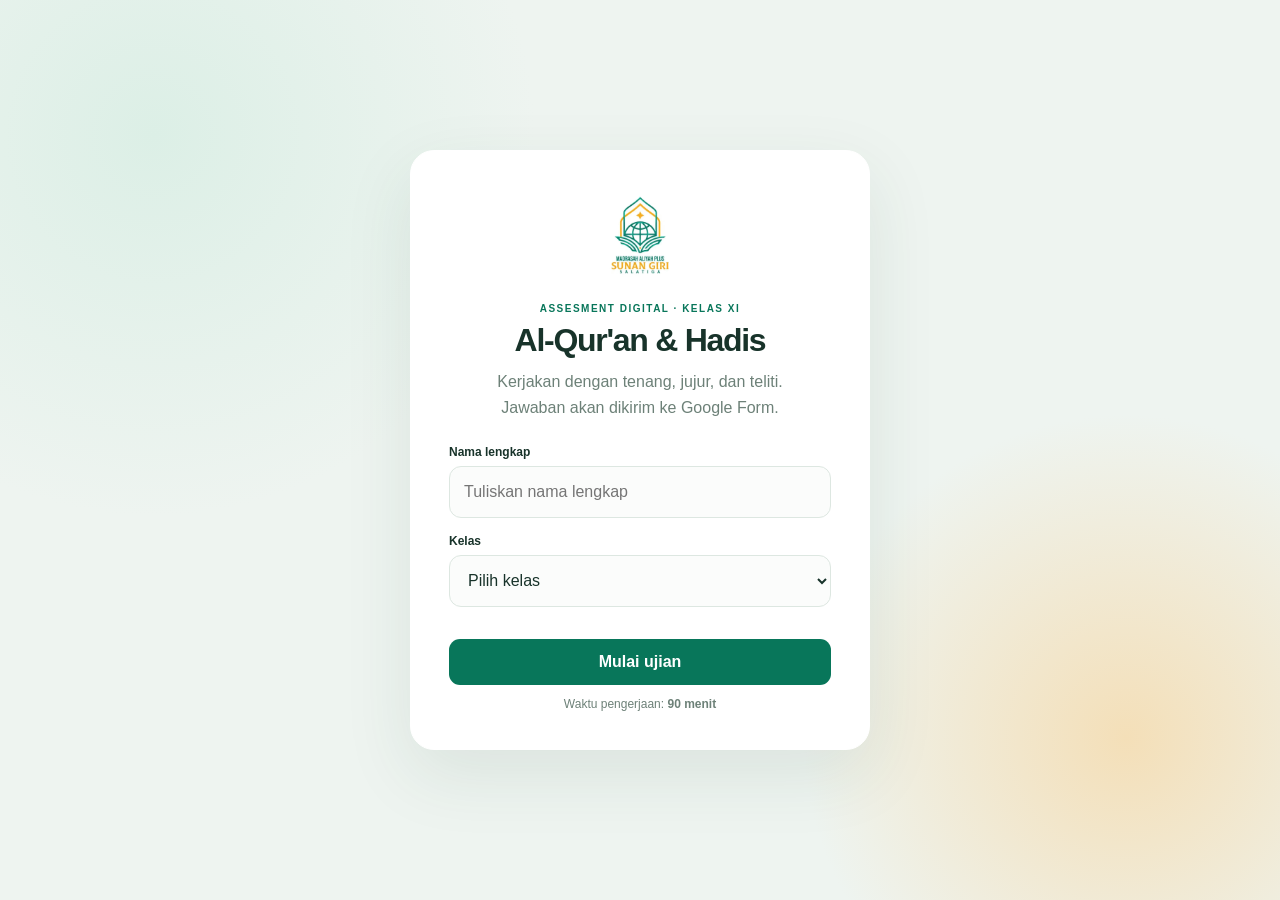
<file: assessment.html>
<!doctype html>
<html lang="id">
  <head>
    <meta charset="UTF-8" />
    <meta name="viewport" content="width=device-width, initial-scale=1.0" />
    <meta name="theme-color" content="#08765a" />
    <title>Asesmen Al-Qur'an Hadis XI</title>
    <link rel="stylesheet" href="./assessment.css" />
    <script src="./assessment.js" defer></script>
  </head>
  <body>
    <main id="start-screen" class="start-screen">
      <section class="start-card">
        <img class="school-logo" src="./assets/school-logo.png" alt="Logo Madrasah Aliyah Plus Sunan Giri" />
        <p class="eyebrow">ASSESMENT DIGITAL · KELAS XI</p>
        <h1>Al-Qur'an &amp; Hadis</h1>
        <p class="start-copy">Kerjakan dengan tenang, jujur, dan teliti. Jawaban akan dikirim ke Google Form.</p>
        <label for="participant-name">Nama lengkap</label>
        <input id="participant-name" autocomplete="name" maxlength="120" placeholder="Tuliskan nama lengkap" />
        <label for="participant-class">Kelas</label>
        <select id="participant-class">
          <option value="">Pilih kelas</option>
          <option>XI.1</option>
          <option>XI.2</option>
        </select>
        <p id="start-error" class="error" role="alert"></p>
        <button id="start-button" class="primary-button" type="button">Mulai ujian</button>
        <p class="duration-note">Waktu pengerjaan: <strong>90 menit</strong></p>
      </section>
    </main>

    <main id="exam-screen" class="exam-screen hidden">
      <header class="exam-header">
        <div class="brand">
          <img src="./assets/school-logo.png" alt="" />
          <div>
            <strong>Asesmen Al-Qur'an &amp; Hadis</strong>
            <span id="participant-summary">Peserta</span>
          </div>
        </div>
        <div class="timer" aria-label="Waktu tersisa">
          <span>SISA WAKTU</span>
          <strong id="timer">01:30:00</strong>
        </div>
      </header>

      <aside class="exam-progress">
        <p class="eyebrow">PROGRES</p>
        <div id="progress-list" class="progress-list"></div>
      </aside>

      <div id="exam-content" class="exam-content"></div>

      <footer class="exam-footer">
        <button id="save-button" class="secondary-button" type="button">Simpan progres</button>
        <button id="submit-button" class="primary-button" type="button">Kirim jawaban</button>
      </footer>
    </main>

    <dialog id="submit-dialog" class="submit-dialog">
      <form method="dialog">
        <p class="eyebrow">KONFIRMASI</p>
        <h2>Kirim semua jawaban?</h2>
        <p id="submit-summary" class="muted"></p>
        <p class="warning">Pastikan jawaban sudah diperiksa. Setelah dikirim, jawaban tidak dapat diubah.</p>
        <div class="dialog-actions">
          <button id="cancel-submit" class="secondary-button" value="cancel">Periksa lagi</button>
          <button id="confirm-submit" class="primary-button" value="confirm">Ya, kirim sekarang</button>
        </div>
      </form>
    </dialog>

    <div id="success-screen" class="success-screen hidden" role="alert">
      <section>
        <div class="success-icon">✓</div>
        <p class="eyebrow">SELESAI</p>
        <h1>Jawaban berhasil dikirim</h1>
        <p>Jawabanmu telah diteruskan ke Google Form.</p>
        <button id="back-button" class="secondary-button" type="button">Kembali</button>
      </section>
    </div>
  </body>
</html>
</file>
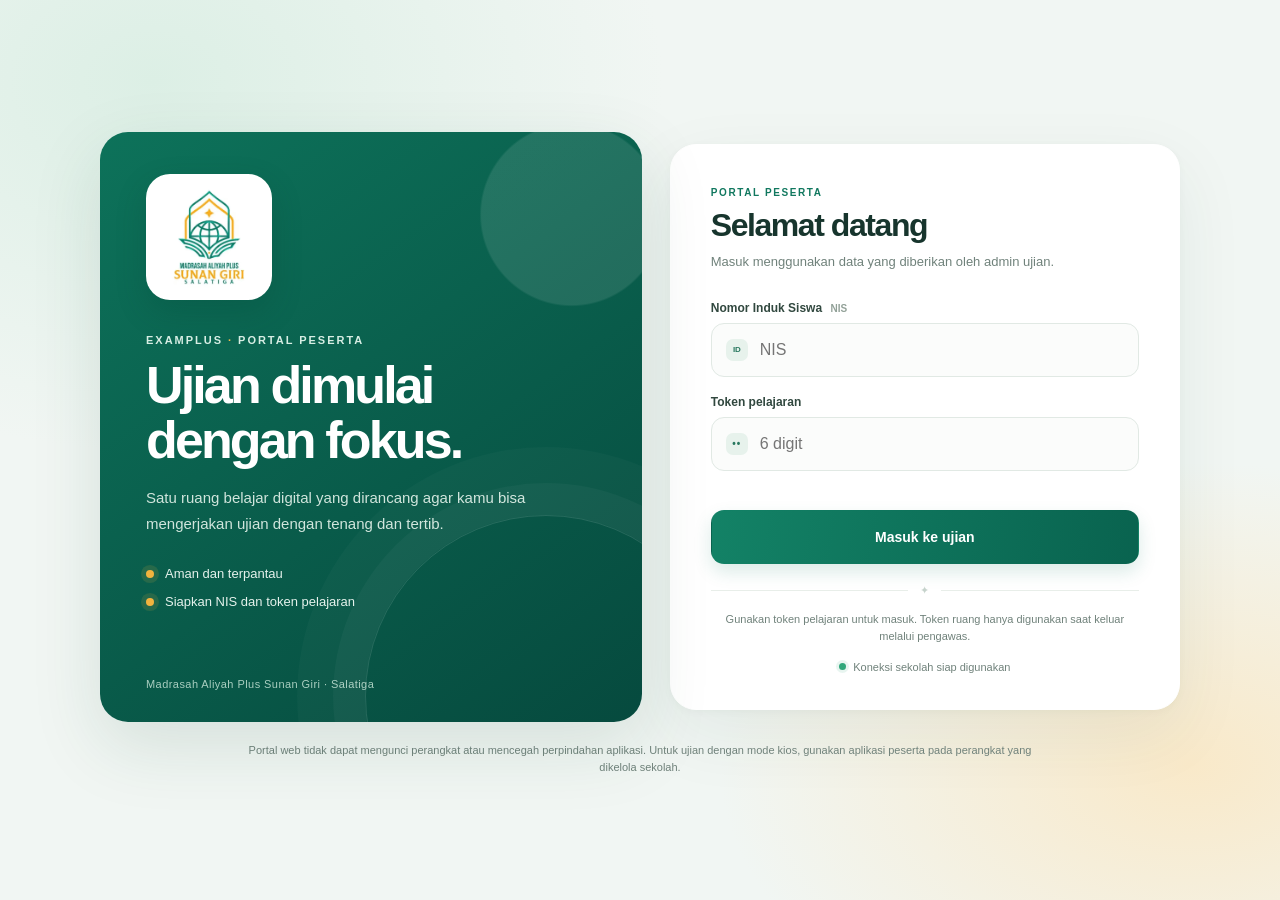
<file: student.html>
<!doctype html>
<html lang="id">
  <head>
    <meta charset="UTF-8" />
    <meta name="viewport" content="width=device-width, initial-scale=1.0" />
    <meta name="theme-color" content="#f3f5fa" />
    <meta name="description" content="Portal peserta ujian ExamPlus." />
    <title>ExamPlus | Portal Peserta</title>
    <link rel="stylesheet" href="./student.css" />
    <script src="./student.js" defer></script>
  </head>
  <body>
    <main id="login-screen" class="page-shell login-page">
      <div class="login-layout">
        <aside class="login-hero">
          <div class="hero-logo-wrap">
            <img class="school-logo" src="./assets/school-logo.png" alt="Logo Madrasah Aliyah Plus Sunan Giri Salatiga" />
          </div>
          <p class="hero-brand">EXAMPLUS <span>·</span> PORTAL PESERTA</p>
          <h2>Ujian dimulai dengan fokus.</h2>
          <p class="hero-copy">Satu ruang belajar digital yang dirancang agar kamu bisa mengerjakan ujian dengan tenang dan tertib.</p>
          <div class="hero-points" aria-label="Informasi portal">
            <span><i aria-hidden="true"></i> Aman dan terpantau</span>
            <span><i aria-hidden="true"></i> Siapkan NIS dan token pelajaran</span>
          </div>
          <div class="hero-foot">Madrasah Aliyah Plus Sunan Giri · Salatiga</div>
        </aside>

        <section class="login-card" aria-labelledby="login-title">
          <div class="mobile-school-logo">
            <img class="school-logo" src="./assets/school-logo.png" alt="Logo Madrasah Aliyah Plus Sunan Giri Salatiga" />
          </div>
          <p class="eyebrow">PORTAL PESERTA</p>
          <h1 id="login-title">Selamat datang</h1>
          <p class="muted login-intro">Masuk menggunakan data yang diberikan oleh admin ujian.</p>
          <p id="local-file-warning" class="environment-warning hidden" role="status">
            Portal dibuka langsung dari file. Jalankan melalui server lokal, misalnya
            <code>python -m http.server 8000</code>, lalu buka
            <code>http://localhost:8000/student.html</code>, atau gunakan situs GitHub Pages.
          </p>

          <form id="login-form">
            <label for="student-nis">Nomor Induk Siswa <span>NIS</span></label>
            <div class="input-wrap">
              <span class="input-icon" aria-hidden="true">ID</span>
              <input id="student-nis" name="nis" autocomplete="username" placeholder="NIS" required maxlength="80" />
            </div>
            <label for="lesson-token">Token pelajaran</label>
            <div class="input-wrap">
              <span class="input-icon token-icon" aria-hidden="true">••</span>
              <input
                id="lesson-token"
                name="participant_token"
                type="text"
                inputmode="numeric"
                autocomplete="one-time-code"
                pattern="[0-9]{6}"
                maxlength="6"
                placeholder="6 digit"
                required
              />
            </div>
            <p id="login-error" class="error-message" role="alert"></p>
            <button id="login-button" class="primary-button full-width" type="submit">
              Masuk ke ujian <span aria-hidden="true">→</span>
            </button>
          </form>

          <div class="login-divider"><span></span><i aria-hidden="true">✦</i><span></span></div>
          <p class="security-note">Gunakan token pelajaran untuk masuk. Token ruang hanya digunakan saat keluar melalui pengawas.</p>
          <p class="config-note"><span class="online-dot" aria-hidden="true"></span> Koneksi sekolah siap digunakan</p>
        </section>
      </div>
      <p class="page-footnote">Portal web tidak dapat mengunci perangkat atau mencegah perpindahan aplikasi. Untuk ujian dengan mode kios, gunakan aplikasi peserta pada perangkat yang dikelola sekolah.</p>
    </main>

    <main id="exam-screen" class="exam-screen hidden">
      <header class="exam-header">
        <div class="exam-brand"><img class="exam-logo" src="./assets/school-logo.png" alt="" /><strong>ExamPlus</strong></div>
        <div class="participant-summary">
          <strong id="participant-name">Peserta</strong>
          <span id="participant-room"></span>
        </div>
        <div class="exam-header-actions">
          <span id="connection-indicator" class="connection-indicator">Terhubung</span>
          <button id="request-exit" class="secondary-button" type="button">Keluar ujian</button>
        </div>
      </header>
      <section class="exam-notice" aria-label="Informasi pelajaran">
        <div>
          <p class="eyebrow">PELAJARAN</p>
          <h1 id="lesson-title">Pelajaran</h1>
        </div>
        <p class="web-warning">Jangan tutup atau pindah tab. Aktivitas perpindahan tab dapat tercatat sebagai pelanggaran.</p>
        <p id="participant-alert" class="participant-alert" role="status" aria-live="polite"></p>
      </section>
      <section class="form-container" aria-label="Formulir ujian">
        <iframe id="exam-form-frame" title="Formulir ujian" referrerpolicy="strict-origin-when-cross-origin"></iframe>
        <div id="form-fallback" class="form-fallback hidden">
          Formulir tidak tampil? <a id="open-form-link" href="#" target="_blank" rel="noopener noreferrer">Buka Google Forms</a>
        </div>
        <div id="exam-stop-panel" class="exam-stop-panel hidden" role="alert">
          <div class="brand-mark" aria-hidden="true">!</div>
          <h2>Akses ujian dihentikan</h2>
          <p id="exam-stop-message" class="muted"></p>
          <p class="muted">Silakan panggil pengawas untuk mendapatkan bantuan.</p>
        </div>
      </section>
    </main>

    <dialog id="exit-dialog" class="exit-dialog">
      <form id="exit-form">
        <p class="eyebrow">VERIFIKASI PENGAWAS</p>
        <h2>Keluar dari ujian</h2>
        <p class="muted">Minta token ruang kepada pengawas. Ujian hanya ditandai selesai jika token sesuai dengan ruang alokasi.</p>
        <label for="room-token">Token ruang</label>
        <input
          id="room-token"
          name="room_token"
          type="text"
          inputmode="numeric"
          autocomplete="one-time-code"
          pattern="[0-9]{6}"
          maxlength="6"
          placeholder="6 digit"
          required
        />
        <p id="exit-error" class="error-message" role="alert"></p>
        <div class="button-row">
          <button id="exit-cancel" class="secondary-button" type="button">Batal</button>
          <button id="exit-submit" class="primary-button" type="submit">Verifikasi dan keluar</button>
        </div>
      </form>
    </dialog>
  </body>
</html>
</file>
<file: assessment.css>
:root {
  --green: #08765a;
  --green-dark: #075b49;
  --cream: #f5f7f4;
  --ink: #18332a;
  --muted: #6d8178;
  --line: #dde7e1;
  font-family: Inter, "Segoe UI", sans-serif;
  color: var(--ink);
  background: var(--cream);
}

* { box-sizing: border-box; }
body { margin: 0; min-height: 100vh; background: var(--cream); }
button, input, select, textarea { font: inherit; }
.hidden { display: none !important; }

.start-screen {
  min-height: 100vh;
  display: grid;
  place-items: center;
  padding: 24px;
  background:
    radial-gradient(circle at 12% 15%, #dcefe6 0, transparent 28%),
    radial-gradient(circle at 88% 82%, #f4dfb8 0, transparent 24%),
    #eef4f0;
}
.start-card {
  width: min(460px, 100%);
  padding: 38px;
  border: 1px solid #fff;
  border-radius: 24px;
  background: #fff;
  box-shadow: 0 24px 70px #21493618;
  text-align: center;
}
.school-logo { width: 92px; height: 92px; object-fit: contain; }
.eyebrow { margin: 18px 0 8px; color: var(--green); font-size: 10px; font-weight: 800; letter-spacing: .15em; }
.start-card h1 { margin: 8px 0; font-size: 32px; letter-spacing: -.04em; }
.start-copy { margin: 10px auto 24px; max-width: 350px; color: var(--muted); line-height: 1.6; }
.start-card label { display: block; margin: 16px 0 7px; text-align: left; font-size: 12px; font-weight: 700; }
.start-card input, .start-card select {
  width: 100%;
  min-height: 52px;
  padding: 12px 14px;
  border: 1px solid var(--line);
  border-radius: 12px;
  background: #fbfcfb;
  color: var(--ink);
  outline: none;
}
.start-card input:focus, .start-card select:focus { border-color: #63a890; box-shadow: 0 0 0 4px #08765a12; }
.error { min-height: 18px; margin: 10px 0 0; color: #ad3d3d; font-size: 12px; }
.duration-note { margin: 12px 0 0; color: var(--muted); font-size: 12px; }

.primary-button, .secondary-button {
  min-height: 46px;
  border-radius: 11px;
  font-weight: 800;
  cursor: pointer;
}
.primary-button { border: 0; background: var(--green); color: #fff; }
.primary-button:hover { background: var(--green-dark); }
.primary-button:disabled { opacity: .55; cursor: wait; }
.secondary-button { border: 1px solid var(--line); background: #fff; color: var(--ink); }
.start-card .primary-button { width: 100%; margin-top: 4px; }

.exam-screen {
  display: grid;
  grid-template-columns: 220px minmax(0, 840px);
  grid-template-rows: 72px 1fr 74px;
  min-height: 100vh;
  justify-content: center;
  background: #f3f6f4;
}
.exam-header {
  position: sticky;
  z-index: 5;
  top: 0;
  grid-column: 1 / 3;
  display: flex;
  align-items: center;
  justify-content: space-between;
  padding: 10px max(24px, calc((100vw - 1060px) / 2));
  border-bottom: 1px solid var(--line);
  background: #fff;
}
.brand { display: flex; align-items: center; gap: 12px; }
.brand img { width: 44px; height: 44px; object-fit: contain; }
.brand strong, .brand span { display: block; }
.brand span { margin-top: 3px; color: var(--muted); font-size: 11px; }
.timer { text-align: right; }
.timer span { display: block; color: var(--muted); font-size: 9px; font-weight: 800; letter-spacing: .12em; }
.timer strong { display: block; margin-top: 3px; color: var(--green); font-size: 22px; font-variant-numeric: tabular-nums; }
.timer.danger strong { color: #b54747; }

.exam-progress {
  position: sticky;
  top: 72px;
  height: calc(100vh - 146px);
  align-self: start;
  overflow: auto;
  padding: 28px 18px;
  border-right: 1px solid var(--line);
}
.progress-list { display: grid; gap: 6px; }
.progress-item {
  width: 100%;
  min-height: 38px;
  padding: 8px 10px;
  border: 0;
  border-radius: 9px;
  background: transparent;
  color: var(--muted);
  text-align: left;
  font-size: 11px;
  cursor: pointer;
}
.progress-item.active { background: #e4f1eb; color: var(--green-dark); font-weight: 800; }
.progress-item.done { color: #4a695c; }

.exam-content { grid-column: 2; width: 100%; padding: 28px 32px 90px; }
.exam-section {
  margin-bottom: 16px;
  scroll-margin-top: 92px;
  padding: 28px;
  border: 1px solid var(--line);
  border-radius: 16px;
  background: #fff;
  box-shadow: 0 8px 24px #1c40300a;
}
.exam-section h2 { margin: 0 0 22px; font-size: 20px; line-height: 1.35; }
.question { padding: 18px 0 20px; border-top: 1px solid #edf1ef; }
.question:first-of-type { border-top: 0; }
.question-title { margin: 0 0 13px; font-size: 15px; line-height: 1.55; }
.question-title strong { color: var(--green); }
.option-grid { display: grid; gap: 8px; }
.option {
  display: flex;
  align-items: flex-start;
  gap: 10px;
  min-height: 44px;
  padding: 11px 12px;
  border: 1px solid var(--line);
  border-radius: 10px;
  background: #fbfcfb;
  cursor: pointer;
}
.option:hover { border-color: #98c3b1; }
.option:has(input:checked) { border-color: #69a990; background: #eef7f2; }
.option input { width: 17px; height: 17px; margin: 2px 0 0; accent-color: var(--green); }
.option span { line-height: 1.45; }
.question textarea, .question input[type="text"], .question select {
  width: 100%;
  min-height: 48px;
  padding: 11px 12px;
  border: 1px solid var(--line);
  border-radius: 10px;
  background: #fbfcfb;
  color: var(--ink);
  outline: none;
}
.question textarea { min-height: 150px; resize: vertical; line-height: 1.55; }
.question textarea:focus, .question input:focus, .question select:focus { border-color: #63a890; box-shadow: 0 0 0 4px #08765a10; }

.exam-footer {
  position: fixed;
  z-index: 4;
  right: 0;
  bottom: 0;
  left: 220px;
  display: flex;
  height: 74px;
  align-items: center;
  justify-content: flex-end;
  gap: 10px;
  padding: 12px max(24px, calc((100vw - 1060px) / 2));
  border-top: 1px solid var(--line);
  background: #ffffffed;
  backdrop-filter: blur(10px);
}
.exam-footer button { min-width: 150px; padding: 0 18px; }

.submit-dialog { width: min(460px, calc(100% - 32px)); border: 0; border-radius: 18px; box-shadow: 0 24px 80px #18332a30; }
.submit-dialog::backdrop { background: #18332a55; backdrop-filter: blur(3px); }
.submit-dialog form { padding: 28px; }
.submit-dialog h2 { margin: 0 0 10px; }
.muted { color: var(--muted); line-height: 1.55; }
.warning { padding: 11px 12px; border-radius: 9px; background: #fff4df; color: #76551d; font-size: 12px; line-height: 1.5; }
.dialog-actions { display: flex; justify-content: flex-end; gap: 8px; margin-top: 20px; }
.dialog-actions button { padding: 0 16px; }

.success-screen { position: fixed; z-index: 20; inset: 0; display: grid; place-items: center; background: #eef4f0; }
.success-screen section { width: min(440px, calc(100% - 32px)); padding: 42px; border-radius: 20px; background: #fff; text-align: center; box-shadow: 0 24px 70px #21493618; }
.success-icon { display: grid; width: 62px; height: 62px; margin: 0 auto; place-items: center; border-radius: 50%; background: #dff1e7; color: var(--green); font-size: 30px; font-weight: 900; }
.success-screen h1 { margin: 8px 0; }
.success-screen p { color: var(--muted); }
.success-screen button { margin-top: 12px; padding: 0 24px; }

@media (max-width: 760px) {
  .exam-screen { display: block; }
  .exam-header { height: 68px; padding: 8px 14px; }
  .brand strong { font-size: 13px; }
  .brand img { width: 38px; height: 38px; }
  .timer strong { font-size: 18px; }
  .exam-progress { display: none; }
  .exam-content { padding: 18px 12px 92px; }
  .exam-section { padding: 18px 14px; border-radius: 12px; }
  .exam-section h2 { font-size: 17px; }
  .exam-footer { left: 0; height: 72px; padding: 10px 12px; }
  .exam-footer button { flex: 1; min-width: 0; padding: 0 8px; }
  .option { padding: 10px; }
  .start-card { padding: 28px 22px; }
  .dialog-actions { display: grid; grid-template-columns: 1fr 1fr; }
}
</file>
<file: student.css>
:root {
  color-scheme: light;
  --ink: #17352d;
  --muted: #70827b;
  --line: #e1ebe6;
  --surface: #ffffff;
  --page: #f1f6f3;
  --indigo: #11785f;
  --indigo-dark: #075d4a;
  --error: #b54747;
  font-family: Inter, "Segoe UI", sans-serif;
}

* { box-sizing: border-box; }

body {
  min-height: 100vh;
  margin: 0;
  background:
    radial-gradient(ellipse at 12% 9%, #dcefe5 0, transparent 32%),
    radial-gradient(ellipse at 93% 85%, #f9e9c9 0, transparent 28%),
    var(--page);
  color: var(--ink);
}

button, input { font: inherit; }
button { cursor: pointer; }
.hidden { display: none !important; }

.page-shell {
  display: grid;
  min-height: 100vh;
  align-content: center;
  justify-items: center;
  gap: 18px;
  padding: 28px 16px;
}

.page-shell.login-page {
  display: flex;
  min-height: 100vh;
  flex-direction: column;
  align-items: center;
  justify-content: center;
  gap: 20px;
  padding: 32px 24px 24px;
}

.login-layout {
  display: grid;
  width: min(1080px, 100%);
  grid-template-columns: minmax(0, 1.03fr) minmax(390px, .97fr);
  align-items: stretch;
  gap: 28px;
}

.login-hero {
  position: relative;
  display: flex;
  min-height: 590px;
  flex-direction: column;
  align-items: flex-start;
  overflow: hidden;
  padding: 42px 46px 32px;
  border-radius: 28px;
  background:
    radial-gradient(circle at 87% 14%, #ffffff1a 0 90px, transparent 92px),
    linear-gradient(145deg, #0d725a 0%, #064a3e 100%);
  box-shadow: 0 24px 70px #164c3820;
  color: #fff;
}

.login-hero::after {
  position: absolute;
  right: -85px;
  bottom: -155px;
  width: 360px;
  height: 360px;
  border: 1px solid #ffffff20;
  border-radius: 50%;
  box-shadow: 0 0 0 32px #ffffff08, 0 0 0 68px #ffffff06;
  content: "";
  pointer-events: none;
}

.hero-logo-wrap {
  display: grid;
  width: 126px;
  height: 126px;
  place-items: center;
  padding: 6px;
  border: 1px solid #ffffff87;
  border-radius: 24px;
  background: #fff;
  box-shadow: 0 12px 30px #003d2e35;
}

.school-logo { display: block; width: 100%; height: 100%; object-fit: contain; }
.hero-brand {
  margin: 34px 0 12px;
  color: #d7eee4;
  font-size: 11px;
  font-weight: 800;
  letter-spacing: .18em;
}
.hero-brand span { color: #f7bd4c; }
.login-hero h2 {
  max-width: 430px;
  margin: 0;
  color: #fff;
  font-size: clamp(36px, 4.3vw, 52px);
  letter-spacing: -.055em;
  line-height: 1.05;
}
.hero-copy {
  max-width: 390px;
  margin: 18px 0 0;
  color: #d0e5dc;
  font-size: 15px;
  line-height: 1.7;
}
.hero-points { display: grid; gap: 13px; margin-top: 30px; }
.hero-points span { display: flex; align-items: center; gap: 11px; color: #e5f2ec; font-size: 13px; }
.hero-points i {
  width: 8px;
  height: 8px;
  border-radius: 50%;
  background: #f3b33e;
  box-shadow: 0 0 0 5px #f3b33e20;
}
.hero-foot { margin-top: auto; padding-top: 30px; color: #a9cec0; font-size: 11px; letter-spacing: .04em; }

.login-card {
  align-self: center;
  width: 100%;
  padding: 42px 40px 34px;
  border: 1px solid #ffffff;
  border-radius: 26px;
  background: var(--surface);
  box-shadow: 0 24px 70px #23483812, 0 2px 8px #17352d08;
}

.brand-mark {
  display: grid;
  width: 42px;
  height: 42px;
  place-items: center;
  border-radius: 12px;
  background: var(--indigo);
  color: white;
  font-size: 19px;
  font-weight: 800;
}

.eyebrow {
  margin: 0 0 9px;
  color: var(--indigo);
  font-size: 10px;
  font-weight: 800;
  letter-spacing: .16em;
}

h1, h2, p { margin-top: 0; }
h1 { margin-bottom: 8px; font-size: 32px; letter-spacing: -.045em; }
h2 { margin-bottom: 8px; font-size: 18px; }
.muted { color: var(--muted); font-size: 13px; line-height: 1.6; }
.login-intro { margin-bottom: 28px; }
.mobile-school-logo { display: none; }
.environment-warning {
  margin: 14px 0;
  padding: 11px 12px;
  border: 1px solid #f0d7a4;
  border-radius: 8px;
  background: #fff9eb;
  color: #795b27;
  font-size: 12px;
  line-height: 1.55;
}
.environment-warning code { font-size: 11px; }

label {
  display: block;
  margin: 18px 0 8px;
  color: #31483f;
  font-size: 12px;
  font-weight: 700;
}
label span { margin-left: 5px; color: #92a198; font-size: 10px; font-weight: 600; }

input {
  width: 100%;
  min-height: 54px;
  padding: 12px 14px 12px 48px;
  border: 1px solid #e1e9e4;
  border-radius: 13px;
  background: #fbfcfb;
  color: var(--ink);
  outline: none;
  transition: border-color .18s ease, box-shadow .18s ease, background .18s ease;
}

input:focus {
  border-color: #55a68b;
  background: #fff;
  box-shadow: 0 0 0 4px #0f806315;
}

.input-wrap { position: relative; }
.input-icon {
  position: absolute;
  top: 50%;
  left: 15px;
  display: grid;
  width: 22px;
  height: 22px;
  place-items: center;
  transform: translateY(-50%);
  border-radius: 7px;
  background: #e7f2ec;
  color: #28785f;
  font-size: 8px;
  font-weight: 800;
  letter-spacing: -.04em;
  pointer-events: none;
}
.token-icon { font-size: 10px; letter-spacing: .09em; }

.primary-button, .secondary-button {
  min-height: 44px;
  padding: 9px 14px;
  border: 1px solid transparent;
  border-radius: 10px;
  font-size: 12px;
  font-weight: 700;
}

.primary-button {
  display: inline-flex;
  align-items: center;
  justify-content: center;
  gap: 12px;
  background: linear-gradient(100deg, #138266, #09634f);
  box-shadow: 0 8px 18px #0b765c26;
  color: white;
  transition: transform .18s ease, box-shadow .18s ease, background .18s ease;
}
.primary-button:hover { transform: translateY(-1px); box-shadow: 0 11px 22px #0b765c35; }
.primary-button:hover { background: linear-gradient(100deg, #11785f, #075d4a); }
.primary-button:disabled { cursor: wait; opacity: .65; }
.secondary-button { border-color: var(--line); background: white; color: var(--ink); }
.secondary-button:hover { border-color: #c8cfdd; }
.full-width { width: 100%; min-height: 54px; margin-top: 15px; border-radius: 13px; font-size: 14px; }
.full-width span { font-size: 19px; line-height: 1; }

.text-button {
  display: block;
  margin: 15px auto 0;
  padding: 4px;
  border: 0;
  background: transparent;
  color: var(--indigo);
  font-size: 11px;
  font-weight: 700;
}

.error-message {
  min-height: 16px;
  margin: 8px 0 0;
  color: var(--error);
  font-size: 12px;
}

.security-note, .page-footnote {
  color: var(--muted);
  font-size: 11px;
  line-height: 1.55;
  text-align: center;
}

.security-note { margin: 0; }
.page-footnote { width: min(820px, 100%); margin: 0; }

.config-note {
  display: flex;
  align-items: center;
  justify-content: center;
  gap: 7px;
  margin: 14px 0 0;
  color: var(--muted);
  font-size: 11px;
  line-height: 1.5;
  text-align: center;
}
.online-dot { width: 7px; height: 7px; border-radius: 50%; background: #31a77b; box-shadow: 0 0 0 3px #31a77b1c; }
.login-divider { display: flex; align-items: center; gap: 12px; margin: 20px 0 14px; color: #c6d3cc; }
.login-divider span { height: 1px; flex: 1; background: #e8eee9; }
.login-divider i { font-size: 11px; font-style: normal; }
.button-row { display: flex; justify-content: flex-end; gap: 8px; margin-top: 10px; }

.exam-screen { min-height: 100vh; display: flex; flex-direction: column; background: #f6f7fb; }
.exam-header {
  display: flex;
  min-height: 66px;
  align-items: center;
  gap: 18px;
  padding: 10px 22px;
  border-bottom: 1px solid var(--line);
  background: white;
}

.exam-brand { display: flex; align-items: center; gap: 9px; font-size: 14px; }
.exam-logo { width: 34px; height: 34px; object-fit: contain; }
.participant-summary { display: grid; gap: 3px; min-width: 0; }
.participant-summary strong { overflow: hidden; font-size: 12px; text-overflow: ellipsis; white-space: nowrap; }
.participant-summary span { color: var(--muted); font-size: 10px; }
.exam-header-actions { display: flex; align-items: center; gap: 12px; margin-left: auto; }
.connection-indicator { color: #29956b; font-size: 10px; font-weight: 700; }
.connection-indicator.offline { color: var(--error); }

.exam-notice {
  display: flex;
  align-items: center;
  justify-content: space-between;
  gap: 20px;
  padding: 17px 22px;
}

.exam-notice .eyebrow { margin: 0 0 4px; }
.exam-notice h1 { margin: 0; font-size: 18px; }
.web-warning { max-width: 430px; margin: 0; color: #8b6828; font-size: 11px; line-height: 1.45; text-align: right; }
.form-container { position: relative; display: flex; min-height: 0; flex: 1; flex-direction: column; padding: 0 16px 16px; }
.form-container iframe { width: 100%; min-height: 72vh; flex: 1; border: 1px solid var(--line); border-radius: 10px; background: white; }
.form-fallback { padding: 9px; color: var(--muted); font-size: 12px; text-align: center; }
.form-fallback a { color: var(--indigo); font-weight: 700; }
.exam-stop-panel {
  display: grid;
  min-height: 50vh;
  align-content: center;
  justify-items: center;
  padding: 24px;
  border: 1px solid var(--line);
  border-radius: 10px;
  background: white;
  text-align: center;
}
.exam-stop-panel .brand-mark { background: #c94d4d; }
.exam-stop-panel h2 { margin: 16px 0 7px; }
.exam-stop-panel p { margin-bottom: 5px; }
.exam-stop-panel.native-lock-panel { position: absolute; inset: 0 16px 16px; z-index: 5; min-height: 0; border-color: #c94d4d; }

.exit-dialog {
  width: min(420px, calc(100vw - 28px));
  padding: 25px;
  border: 1px solid var(--line);
  border-radius: 14px;
  color: var(--ink);
}

.exit-dialog::backdrop { background: #17213a66; }
.exit-dialog .eyebrow { margin-top: 0; }
.exit-dialog .muted { margin-bottom: 12px; }
.exit-dialog .button-row { margin-top: 10px; }

@media (max-width: 760px) {
  .page-shell.login-page { padding: 24px 16px 18px; }
  .login-layout { display: block; width: min(520px, 100%); }
  .login-hero { display: none; }
  .login-card { padding: 34px 32px 28px; }
  .mobile-school-logo { display: flex; justify-content: center; margin: 0 0 14px; }
  .mobile-school-logo .school-logo { width: 110px; height: 110px; }
  .login-card > .eyebrow { text-align: center; }
  .login-card h1, .login-intro { text-align: center; }
  .login-intro { margin-bottom: 24px; }
}

@media (max-width: 640px) {
  .login-card { padding: 28px 23px 24px; border-radius: 22px; }
  .mobile-school-logo .school-logo { width: 98px; height: 98px; }
  h1 { font-size: 29px; }
  .exam-header { flex-wrap: wrap; gap: 8px 13px; padding: 10px 13px; }
  .exam-brand { flex: 0 0 auto; }
  .participant-summary { flex: 1 1 45%; }
  .exam-header-actions { width: 100%; justify-content: space-between; margin-left: 0; }
  .exam-notice { align-items: flex-start; flex-direction: column; gap: 8px; padding: 13px; }
  .web-warning { text-align: left; }
  .form-container { padding: 0 8px 8px; }
  .form-container iframe { min-height: 76vh; border-radius: 7px; }
}
</file>
